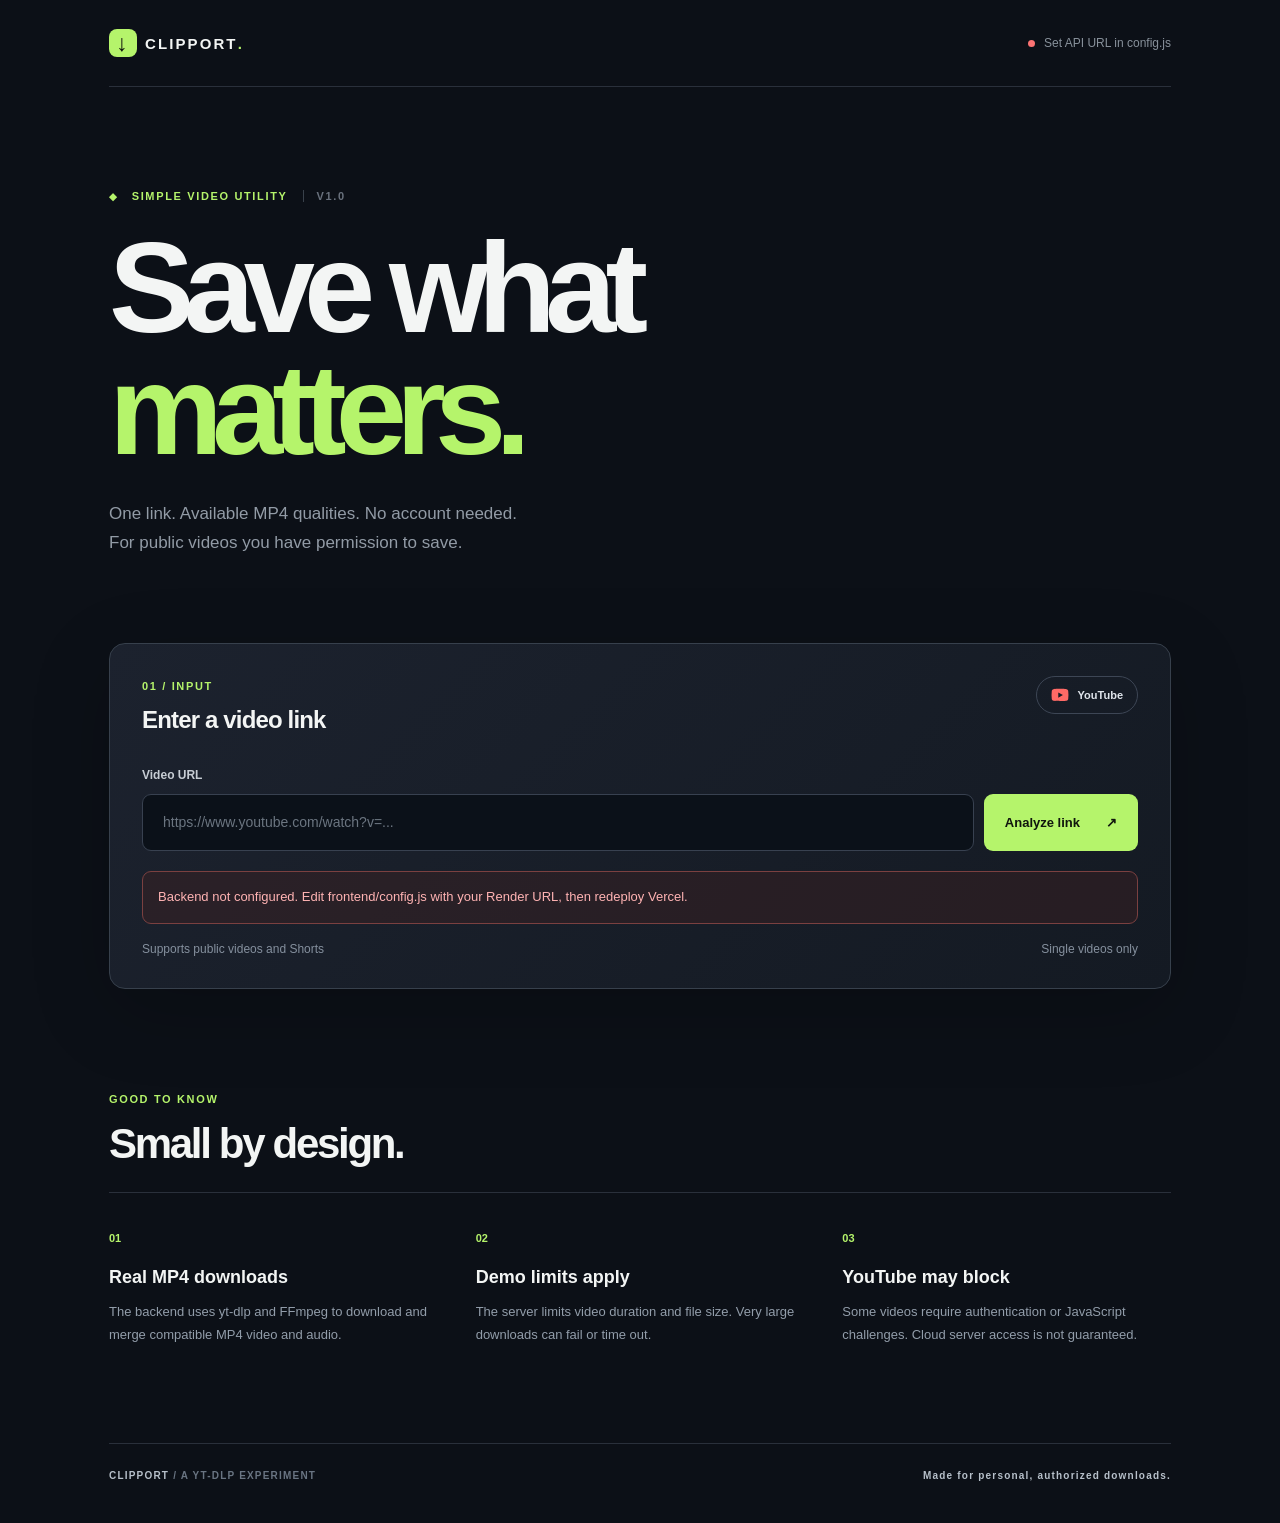
<file: frontend/index.html>
<!doctype html>
<html lang="en"><head><meta charset="utf-8"><meta name="viewport" content="width=device-width, initial-scale=1"><meta name="theme-color" content="#0c1017"><meta name="description" content="A video utility frontend powered by yt-dlp on a separate backend."><link rel="icon" href="./favicon.svg" type="image/svg+xml"><link rel="stylesheet" href="./styles.css"><title>ClipPort — Save a video</title></head>
<body>
<div class="grain" aria-hidden="true"></div>
<div class="shell">
<header class="topbar"><a class="brand" href="/" aria-label="ClipPort home"><span class="brand-mark">↓</span> CLIPPORT<span class="brand-dot">.</span></a><div class="server"><span id="server-dot" class="indicator"></span><span id="server-status">Checking server</span></div></header>
<main>
<section class="hero"><div class="eyebrow"><span class="eyebrow-mark">◆</span> SIMPLE VIDEO UTILITY <span class="version">V1.0</span></div><h1>Save what<br><em>matters.</em></h1><p class="lead">One link. Available MP4 qualities. No account needed.<br>For public videos you have permission to save.</p></section>
<section class="workbench" aria-labelledby="get-started-title"><div class="workbench-top"><div><span class="step">01 / INPUT</span><h2 id="get-started-title">Enter a video link</h2></div><span class="source"><svg viewBox="0 0 24 24" aria-hidden="true"><path fill="currentColor" d="m23 7.2-.1-.8a3 3 0 0 0-2.1-2.1C18.9 3.8 12 3.8 12 3.8s-6.9 0-8.8.5a3 3 0 0 0-2.1 2.1L1 7.2a40 40 0 0 0 0 9.6l.1.8a3 3 0 0 0 2.1 2.1c1.9.5 8.8.5 8.8.5s6.9 0 8.8-.5a3 3 0 0 0 2.1-2.1l.1-.8a40 40 0 0 0 0-9.6ZM9.7 15.5v-7l6.2 3.5-6.2 3.5Z"/></svg> YouTube</span></div>
<form id="video-form"><label for="video-url">Video URL</label><div class="input-row"><input id="video-url" type="url" placeholder="https://www.youtube.com/watch?v=..." autocomplete="off" spellcheck="false" required><button class="primary" id="analyze" type="submit"><span id="analyze-text">Analyze link</span><span aria-hidden="true">↗</span></button></div></form>
<div id="alert" role="alert" class="alert hidden"></div><div class="info-row"><span>Supports public videos and Shorts</span><span>Single videos only</span></div>
</section>
<section id="result" class="result hidden" aria-live="polite"><div class="result-heading"><span class="step">02 / OUTPUT</span><span class="ready"><span class="ready-dot"></span> LINK ANALYZED</span></div><div class="video-result"><div class="thumbnail-wrap"><img id="thumbnail" class="thumbnail" alt="Video thumbnail"></div><div class="video-details"><p id="channel" class="channel"></p><h3 id="title"></h3><p id="length" class="duration"></p><div class="download-form"><label for="quality">MP4 quality (audio included)</label><select id="quality"></select><button id="download" class="primary download-button" type="button"><span>Download MP4</span><span aria-hidden="true">↓</span></button></div><p id="format-note" class="hint"></p></div></div></section>
<section class="guide"><div class="guide-head"><span class="step">GOOD TO KNOW</span><h2>Small by design.</h2></div><div class="guide-grid"><article><span class="guide-icon">01</span><h3>Real MP4 downloads</h3><p>The backend uses yt-dlp and FFmpeg to download and merge compatible MP4 video and audio.</p></article><article><span class="guide-icon">02</span><h3>Demo limits apply</h3><p>The server limits video duration and file size. Very large downloads can fail or time out.</p></article><article><span class="guide-icon">03</span><h3>YouTube may block</h3><p>Some videos require authentication or JavaScript challenges. Cloud server access is not guaranteed.</p></article></div></section>
</main><footer><span>CLIPPORT <span class="muted">/ A YT-DLP EXPERIMENT</span></span><span>Made for personal, authorized downloads.</span></footer></div>
<script src="./config.js"></script><script src="./app.js" defer></script>
</body></html>
</file>
<file: frontend/styles.css>
:root{color-scheme:dark;--bg:#0c1017;--surface:#151a23;--border:#2a303b;--text:#f3f5f4;--muted:#88919b;--accent:#b5f46b;--font:Inter,-apple-system,BlinkMacSystemFont,"Segoe UI",sans-serif}*{box-sizing:border-box}body{margin:0;background:var(--bg);color:var(--text);font-family:var(--font);min-height:100vh}.grain{position:fixed;inset:0;pointer-events:none;background-image:radial-gradient(rgba(255,255,255,.045) .7px,transparent .7px);background-size:8px 8px;opacity:.12}.shell{position:relative;max-width:1130px;margin:auto;padding:0 34px}.topbar{display:flex;align-items:center;justify-content:space-between;padding:29px 0;border-bottom:1px solid var(--border)}.brand{display:flex;align-items:center;gap:8px;font-size:15px;letter-spacing:.14em;font-weight:900;color:var(--text);text-decoration:none}.brand-mark{display:inline-grid;place-items:center;width:28px;height:28px;border-radius:8px;background:var(--accent);color:#10150d;font-size:23px;font-weight:500}.brand-dot{color:var(--accent);margin-left:-8px}.server{font-size:12px;display:flex;align-items:center;gap:9px;color:var(--muted)}.indicator,.ready-dot{display:inline-block;width:7px;height:7px;background:#e7bf78;border-radius:50%}.indicator.ok,.ready-dot{background:var(--accent);box-shadow:0 0 12px #b5f46766}.indicator.no{background:#fc7373}.hero{padding:103px 0 68px}.eyebrow,.step,.version,.source,.ready{font-size:11px;font-weight:800;letter-spacing:.15em}.eyebrow{color:var(--accent);display:flex;align-items:center;gap:13px}.eyebrow-mark{font-size:10px}.version{color:#69717d;border-left:1px solid #39414b;padding-left:13px;margin-left:2px}.hero h1{font-size:clamp(70px,10vw,136px);font-weight:750;line-height:.95;letter-spacing:-.085em;margin:25px 0 30px}.hero h1 em{font-style:normal;color:var(--accent)}.lead{color:#929ba6;font-size:17px;line-height:1.7}.workbench{padding:32px;border:1px solid #37404c;background:linear-gradient(135deg,#1c222e 0%,#141a23 100%);border-radius:16px;box-shadow:0 22px 80px #0003}.workbench-top,.result-heading{display:flex;justify-content:space-between;align-items:flex-start;gap:16px}.step{color:var(--accent)}.workbench h2{font-size:24px;letter-spacing:-.035em;margin:12px 0 34px}.source{color:#dfe4eb;display:flex;gap:9px;align-items:center;border:1px solid #3d4655;border-radius:100px;padding:9px 14px;letter-spacing:0}.source svg{width:18px;height:18px;color:#ff6a66}label{display:block;font-size:12px;color:#c7cdd4;font-weight:650;margin:0 0 12px}.input-row{display:flex;gap:10px}.input-row input{min-width:0;flex:1;outline:0;background:#0b1119;border:1px solid #384150;color:#eff4f5;padding:0 20px;height:57px;border-radius:9px;font-size:14px}.input-row input:focus,select:focus{border-color:var(--accent);box-shadow:0 0 0 3px #b5f46720}.input-row input::placeholder{color:#6b7580}button{cursor:pointer;font-family:inherit;font-weight:750;border:0}.primary{background:var(--accent);color:#10150d;border-radius:9px;display:flex;gap:26px;align-items:center;justify-content:center;white-space:nowrap;padding:0 21px;font-size:13px;transition:transform .15s,background .15s}.primary:hover{background:#ccff93;transform:translateY(-1px)}.primary:disabled{opacity:.6;cursor:wait;transform:none}.info-row{display:flex;justify-content:space-between;gap:16px;color:#85909e;font-size:12px;margin-top:18px}.alert{border:1px solid #7b4040;background:#40222267;color:#ffb3b3;margin-top:20px;border-radius:9px;padding:15px;font-size:13px;line-height:1.6}.hidden{display:none!important}.result{margin-top:20px;background:#151b23;border:1px solid var(--border);border-radius:16px;padding:28px}.ready{font-size:10px;color:var(--accent);display:flex;gap:9px;align-items:center}.video-result{display:grid;grid-template-columns:46% 1fr;gap:28px;margin-top:25px}.thumbnail-wrap{background:#090e13;border-radius:11px;overflow:hidden;aspect-ratio:16/9;align-self:start}.thumbnail{width:100%;height:100%;object-fit:cover}.channel{font-size:12px;color:var(--accent);font-weight:700;margin:0 0 10px}.video-details h3{font-size:24px;line-height:1.2;letter-spacing:-.035em;margin:0 0 11px}.duration{font-size:12px;color:var(--muted);margin:0 0 23px}.download-form{display:grid;grid-template-columns:1fr 160px;gap:11px;align-items:end}.download-form label{grid-column:1/-1;margin-bottom:0}.download-form select{height:48px;min-width:0;width:100%;padding:0 12px;outline:none;border:1px solid #394452;border-radius:8px;background:#0c121a;color:var(--text)}.download-button{height:48px;gap:12px}.hint{font-size:12px;line-height:1.6;color:#97a1ac}.guide{padding:100px 0 96px}.guide-head{border-bottom:1px solid var(--border);padding-bottom:24px}.guide-head h2{font-size:42px;letter-spacing:-.055em;margin:13px 0 0}.guide-grid{display:grid;grid-template-columns:repeat(3,1fr);gap:38px;padding-top:35px}.guide-icon{font-size:11px;color:var(--accent);font-weight:900}.guide-grid h3{font-size:18px;margin:21px 0 12px}.guide-grid p{font-size:13px;color:#929daa;line-height:1.8;margin:0}footer{border-top:1px solid var(--border);padding:26px 0 42px;display:flex;justify-content:space-between;gap:20px;color:#b7c0ca;font-size:10px;font-weight:750;letter-spacing:.12em}.muted{color:#697482}@media(max-width:760px){.shell{padding:0 18px}.topbar{padding:20px 0}.server{font-size:11px}.hero{padding:74px 0 50px}.hero h1{font-size:clamp(72px,17vw,115px);margin:25px 0}.lead{font-size:14px}.workbench{padding:22px}.workbench h2{font-size:21px;margin-bottom:26px}.source{font-size:10px}.input-row{flex-direction:column}.input-row input{height:55px;flex:auto}.input-row .primary{height:51px}.info-row{flex-direction:column;gap:5px}.video-result{grid-template-columns:1fr}.result{padding:20px}.video-details h3{font-size:22px}.guide{padding:76px 0}.guide-head h2{font-size:34px}.guide-grid{grid-template-columns:1fr;gap:27px}.guide-grid h3{margin:10px 0}.download-form{grid-template-columns:1fr}.download-button{height:50px}footer{flex-direction:column;line-height:1.7}}
</file>
